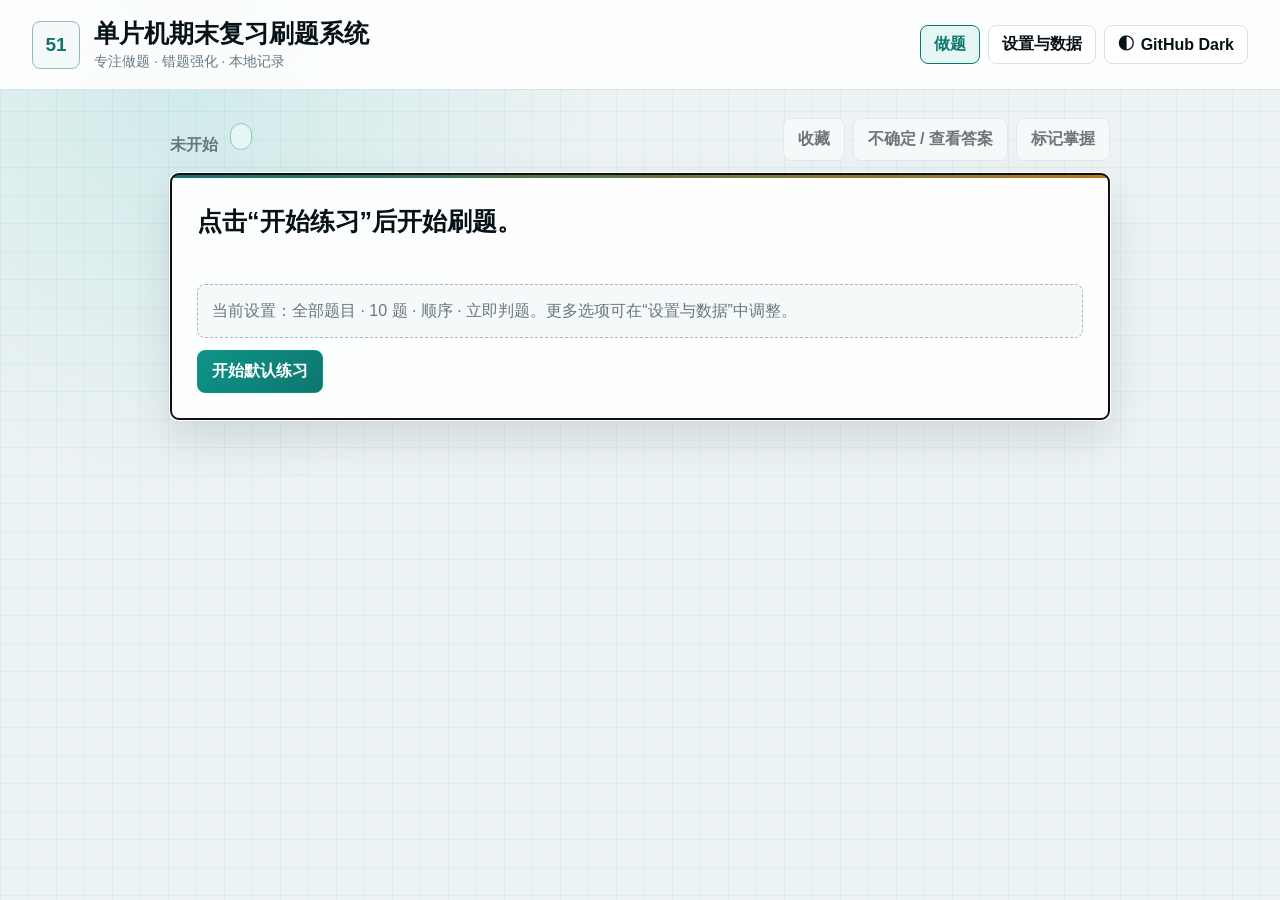
<file: index.html>
<!doctype html>
<html lang="zh-CN" data-theme="lab-light">
  <head>
    <meta charset="utf-8">
    <meta name="viewport" content="width=device-width, initial-scale=1">
    <meta name="theme-color" content="#0b6bcb">
    <meta name="apple-mobile-web-app-capable" content="yes">
    <meta name="apple-mobile-web-app-status-bar-style" content="default">
    <meta name="apple-mobile-web-app-title" content="单片机刷题">
    <title>单片机期末复习刷题系统</title>
    <link rel="manifest" href="manifest.webmanifest">
    <link rel="icon" href="icon.svg" type="image/svg+xml">
    <link rel="apple-touch-icon" sizes="180x180" href="apple-touch-icon.png">
    <script>
      (function () {
        try {
          var theme = localStorage.getItem("mcu_exam_practice_theme_v1") || "lab-light";
          document.documentElement.dataset.theme = theme === "github-dark" ? "github-dark" : "lab-light";
        } catch (error) {
          document.documentElement.dataset.theme = "lab-light";
        }
      })();
    </script>
    <link rel="stylesheet" href="style.css?v=20260619-pwa1">
  </head>
  <body>
    <header class="app-header">
      <div class="brand-block">
        <div class="brand-mark" aria-hidden="true">51</div>
        <div>
          <h1>单片机期末复习刷题系统</h1>
          <p>专注做题 · 错题强化 · 本地记录</p>
        </div>
      </div>
      <nav class="app-nav" aria-label="页面导航">
        <button id="viewPracticeBtn" class="nav-button is-active" type="button">做题</button>
        <button id="viewSettingsBtn" class="nav-button" type="button">设置与数据</button>
        <button id="themeToggleBtn" class="nav-button theme-button" type="button">
          <span aria-hidden="true">◐</span>
          <span id="themeLabel">GitHub Dark</span>
        </button>
      </nav>
    </header>

    <main class="app-main">
      <section id="practiceView" class="app-view practice-view is-active" aria-label="做题页">
        <section class="question-panel" aria-live="polite">
          <div class="question-toolbar">
            <div>
              <span id="questionPosition">未开始</span>
              <span id="questionType" class="type-tag"></span>
            </div>
            <div id="questionActions" class="question-actions">
              <button id="starBtn" type="button">收藏</button>
              <button id="uncertainBtn" type="button">不确定 / 查看答案</button>
              <button id="masteredBtn" type="button">标记掌握</button>
            </div>
          </div>

          <div id="practiceProgress" class="practice-progress" hidden>
            <div class="practice-progress-track" aria-hidden="true">
              <div id="practiceProgressBar" class="practice-progress-bar"></div>
            </div>
            <div class="practice-progress-meta">
              <span id="practiceProgressText">已完成 0 / 0</span>
              <button id="questionNavigatorBtn" class="navigator-trigger" type="button" aria-keyshortcuts="G">题目导航</button>
            </div>
          </div>

          <article id="questionCard" class="question-card" tabindex="-1">
            <div class="question-card-topline" aria-hidden="true"></div>
            <h2 id="questionTitle">点击“设置与数据”配置练习，或直接开始默认练习。</h2>
            <div id="optionsBox" class="options-box"></div>
            <div id="resultBox" class="result-box muted">当前没有进行中的练习。</div>
            <div id="explanationBox" class="explanation-box"></div>
            <div class="button-row question-buttons">
              <button id="quickStartBtn" class="primary" type="button">开始默认练习</button>
              <button id="submitAnswerBtn" class="primary" type="button" aria-keyshortcuts="Enter">提交本题</button>
              <button id="prevBtn" type="button" aria-keyshortcuts="ArrowLeft Shift+Enter">上一题</button>
              <button id="nextBtn" type="button" aria-keyshortcuts="ArrowRight Enter">下一题</button>
              <button id="finishRoundBtn" class="primary" type="button" aria-keyshortcuts="Enter">查看本轮结果</button>
              <button id="submitRoundBtn" class="primary" type="button" aria-keyshortcuts="Control+Enter">提交本轮答案</button>
              <button id="viewRoundResultBtn" class="primary" type="button">返回本轮结果</button>
            </div>
          </article>

          <section id="roundCompletePanel" class="round-complete-panel" aria-labelledby="roundCompleteTitle" tabindex="-1" hidden>
            <header class="round-complete-header">
              <h2 id="roundCompleteTitle">本轮完成</h2>
              <p id="roundResultMessage">本轮结果已生成。</p>
            </header>

            <div class="round-result-summary" aria-label="本轮答题结果">
              <div><span id="roundResultTotal">0</span><small>本轮题数</small></div>
              <div><span id="roundResultCorrect">0</span><small>答对</small></div>
              <div><span id="roundResultWrong">0</span><small>答错</small></div>
              <div><span id="roundResultReviewed">0</span><small>待复习</small></div>
              <div><span id="roundResultAccuracy">0%</span><small>正确率</small></div>
            </div>

            <section class="round-review-section" aria-labelledby="roundWrongTitle">
              <div class="round-review-header">
                <h3 id="roundWrongTitle">错题回顾</h3>
                <p>点击题目可查看本轮作答和正确答案。</p>
              </div>
              <div id="roundWrongReview" class="round-wrong-review"></div>
            </section>

            <section class="round-review-section" aria-labelledby="roundReviewedTitle">
              <div class="round-review-header">
                <h3 id="roundReviewedTitle">待复习回顾</h3>
                <p>这些题本轮只查看了答案，未计入答对或答错。</p>
              </div>
              <div id="roundReviewedReview" class="round-wrong-review"></div>
            </section>

            <div class="button-row round-complete-actions">
              <button id="retryWrongBtn" class="primary" type="button">立即重练错题</button>
              <button id="restartRoundBtn" type="button">再练本轮</button>
              <button id="completeSettingsBtn" type="button">设置与数据</button>
            </div>
          </section>
        </section>
      </section>

      <section id="settingsView" class="app-view settings-view" aria-label="设置与数据页" hidden>
        <section class="summary-grid" aria-label="总体统计">
          <div class="summary-card"><small>总题数</small><span id="totalCount">0</span></div>
          <div class="summary-card"><small>已做题数</small><span id="doneCount">0</span></div>
          <div class="summary-card warning"><small>错题数</small><span id="wrongCount">0</span></div>
          <div class="summary-card success"><small>总正确率</small><span id="accuracyRate">0%</span></div>
          <div class="summary-card"><small>已掌握</small><span id="masteredCount">0</span></div>
        </section>

        <div class="settings-layout">
          <aside class="control-panel" aria-label="练习控制">
            <section class="panel-section">
              <div class="section-title">
                <span aria-hidden="true">⚙</span>
                <h2>练习设置</h2>
              </div>
              <label>
                练习范围
                <select id="scopeSelect">
                  <option value="all">全部题目</option>
                  <option value="unattempted">未做题</option>
                  <option value="wrongHistory">做错过的题</option>
                  <option value="wrong1">错误次数 ≥ 1</option>
                  <option value="wrong2">错误次数 ≥ 2</option>
                  <option value="wrong3">错误次数 ≥ 3</option>
                  <option value="errorRate50">错误率 ≥ 50%</option>
                  <option value="lastWrong">最近一次做错</option>
                  <option value="starred">收藏题</option>
                  <option value="unmastered">未掌握题</option>
                </select>
              </label>
              <label class="check-row">
                <input id="excludeMasteredWrong" type="checkbox" checked>
                错题类筛选默认排除已掌握
              </label>
              <label>
                本轮题数
                <select id="roundSizeSelect">
                  <option value="10">10 题</option>
                  <option value="20">20 题</option>
                  <option value="50">50 题</option>
                  <option value="all">全部</option>
                </select>
              </label>
              <label>
                出题顺序
                <select id="orderSelect">
                  <option value="sequential">顺序</option>
                  <option value="random">随机</option>
                </select>
              </label>
              <label>
                判题方式
                <select id="judgeModeSelect">
                  <option value="instant">立即判题</option>
                  <option value="batch">批量提交</option>
                </select>
              </label>
              <div class="button-row">
                <button id="startBtn" class="primary" type="button">开始练习</button>
                <button id="resetRoundBtn" type="button">重置当前练习</button>
              </div>
            </section>

            <section class="panel-section">
              <div class="section-title">
                <span aria-hidden="true">↧</span>
                <h2>数据管理</h2>
              </div>
              <button id="exportRecordsBtn" type="button">导出学习数据</button>
              <label class="file-button">
                导入学习数据
                <input id="importRecordsInput" type="file" accept="application/json,.json">
              </label>
              <button id="exportWrongBtn" type="button">导出错题列表</button>
              <button id="clearRecordsBtn" type="button" class="danger">清空学习记录</button>
            </section>
          </aside>

          <aside class="stats-panel" aria-label="统计信息">
            <section class="panel-section">
              <div class="section-title">
                <span aria-hidden="true">⌁</span>
                <h2>当前题历史</h2>
              </div>
              <dl class="stat-list">
                <div><dt>已做次数</dt><dd id="currentAttempts">0</dd></div>
                <div><dt>正确次数</dt><dd id="currentCorrect">0</dd></div>
                <div><dt>错误次数</dt><dd id="currentWrong">0</dd></div>
                <div><dt>错误率</dt><dd id="currentWrongRate">0%</dd></div>
                <div><dt>连续答对</dt><dd id="currentStreak">0</dd></div>
                <div><dt>已掌握</dt><dd id="currentMastered">否</dd></div>
                <div><dt>不确定</dt><dd id="currentUncertain">否</dd></div>
                <div><dt>已收藏</dt><dd id="currentStarred">否</dd></div>
              </dl>
            </section>

            <section class="panel-section">
              <div class="section-title">
                <span aria-hidden="true">▦</span>
                <h2>本轮统计</h2>
              </div>
              <div id="roundStats" class="round-stats muted">尚未开始本轮练习。</div>
            </section>
          </aside>
        </div>
      </section>
    </main>

    <dialog id="questionNavigatorDialog" class="question-navigator-dialog" aria-labelledby="questionNavigatorTitle">
      <header class="navigator-dialog-header">
        <div>
          <h2 id="questionNavigatorTitle">题目导航</h2>
          <p id="questionNavigatorSummary">本轮尚未开始。</p>
        </div>
        <button id="closeNavigatorBtn" class="dialog-close" type="button" aria-label="关闭题目导航" title="关闭题目导航">×</button>
      </header>

      <div class="navigator-legend" aria-label="题目状态说明">
        <span><i class="legend-swatch unanswered"></i>未答</span>
        <span><i class="legend-swatch answered"></i>已答</span>
        <span><i class="legend-swatch correct"></i>答对</span>
        <span><i class="legend-swatch wrong"></i>答错</span>
        <span><i class="legend-swatch reviewed"></i>待复习</span>
        <span><i class="legend-swatch current"></i>当前</span>
      </div>

      <div id="questionNavigatorGrid" class="question-navigator-grid" aria-label="本轮题号"></div>
    </dialog>

    <script src="questions.js?v=20260619-pwa1"></script>
    <script src="app.js?v=20260619-pwa1"></script>
  </body>
</html>
</file>
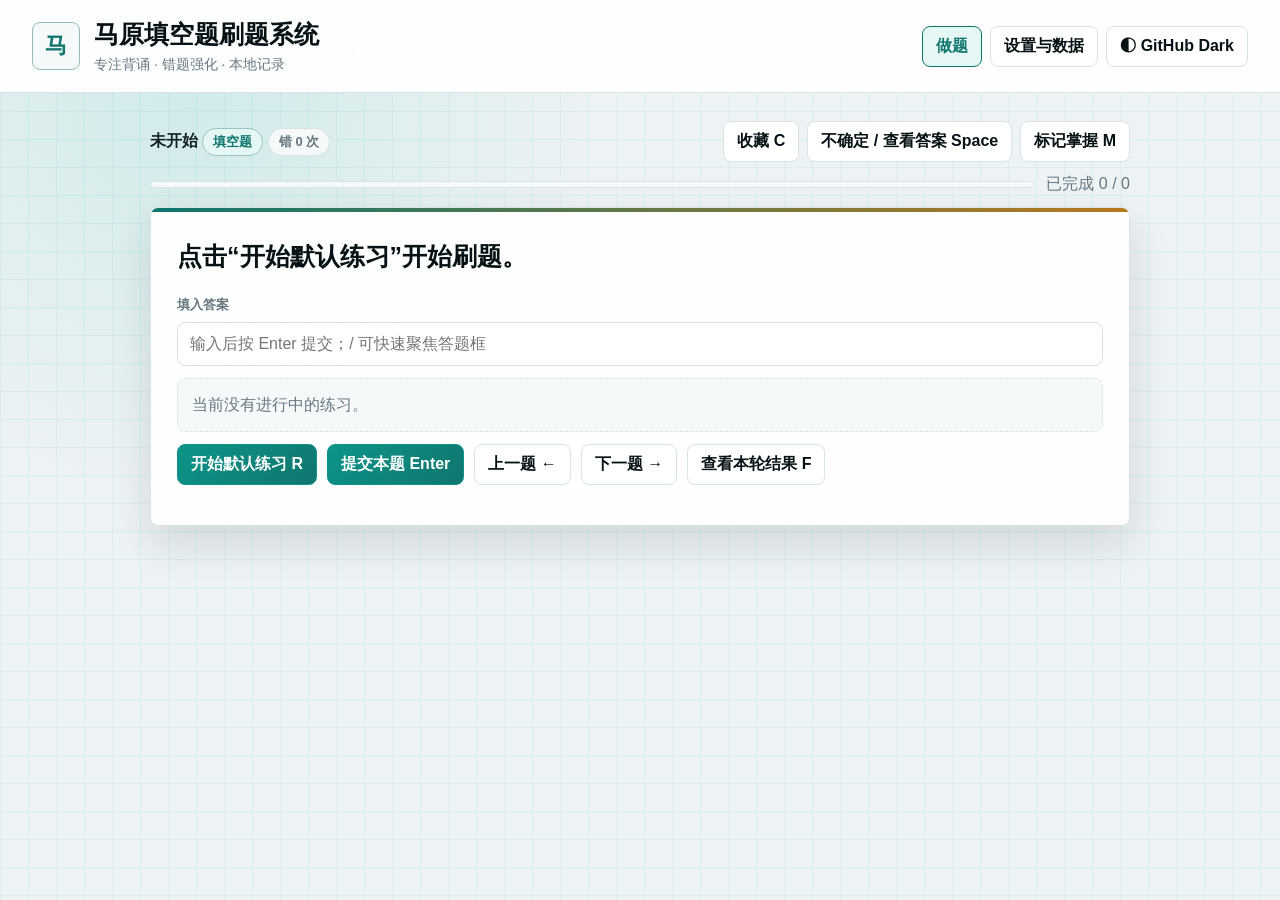
<file: marx-fill-blank/index.html>
<!doctype html>
<html lang="zh-CN" data-theme="light">
<head>
<meta charset="utf-8">
<meta name="viewport" content="width=device-width, initial-scale=1">
<title>马原填空题刷题系统</title>
<style>
:root{--bg:#edf2f4;--grid:rgba(20,184,166,.08);--head:rgba(255,255,255,.92);--card:#fff;--soft:#f6f9fa;--text:#142126;--strong:#071216;--muted:#667780;--border:#d9e2e5;--accent:#0f766e;--accent2:#0d9488;--accentSoft:#e4f7f4;--good:#047857;--goodBg:#e7f7ef;--bad:#b83218;--badBg:#fff0e9;--warn:#b7791f;--warnBg:#fff5df;--shadow:0 18px 42px rgba(19,33,38,.12);font-family:"Microsoft YaHei","PingFang SC","Segoe UI",sans-serif;color-scheme:light}html[data-theme=dark]{--bg:#0d1117;--grid:rgba(48,54,61,.42);--head:#161b22;--card:#0d1117;--soft:#161b22;--text:#c9d1d9;--strong:#f0f6fc;--muted:#8b949e;--border:#30363d;--accent:#58a6ff;--accent2:#1f6feb;--accentSoft:rgba(56,139,253,.16);--good:#3fb950;--goodBg:rgba(46,160,67,.16);--bad:#ff7b72;--badBg:rgba(248,81,73,.14);--warn:#f78166;--warnBg:rgba(248,81,73,.14);--shadow:0 18px 42px rgba(1,4,9,.42);color-scheme:dark}*{box-sizing:border-box}body{margin:0;min-height:100vh;color:var(--text);background:linear-gradient(90deg,var(--grid) 1px,transparent 1px),linear-gradient(0deg,var(--grid) 1px,transparent 1px),radial-gradient(circle at 15% 10%,rgba(20,184,166,.13),transparent 30%),var(--bg);background-size:28px 28px,28px 28px,auto,auto}button,input,select{font:inherit}button,select,input{border:1px solid var(--border);border-radius:8px;background:var(--card);color:var(--strong)}button{min-height:40px;padding:9px 13px;cursor:pointer;font-weight:700}button:hover{box-shadow:0 8px 24px rgba(19,33,38,.08);transform:translateY(-1px)}.primary{border-color:var(--accent2);background:linear-gradient(135deg,var(--accent2),var(--accent));color:#fff}.danger{background:var(--badBg);color:var(--bad)}.file{display:inline-grid;place-items:center;min-height:40px;padding:9px 13px;border:1px solid var(--border);border-radius:8px;background:var(--card);color:var(--strong);font-weight:700;cursor:pointer}.file input{display:none}header{position:sticky;top:0;z-index:5;display:grid;grid-template-columns:1fr auto;gap:16px;align-items:center;padding:18px 32px;border-bottom:1px solid var(--border);background:var(--head);backdrop-filter:blur(14px)}.brand{display:flex;gap:14px;align-items:center}.mark{display:grid;place-items:center;width:48px;height:48px;border:1px solid color-mix(in srgb,var(--accent) 36%,var(--border));border-radius:8px;background:var(--soft);color:var(--accent);font-size:22px;font-weight:900}h1{margin:0 0 5px;color:var(--strong);font-size:25px}.brand p{margin:0;color:var(--muted);font-size:14px}nav{display:flex;gap:8px;flex-wrap:wrap}.nav.active{border-color:var(--accent);background:var(--accentSoft);color:var(--accent)}main{padding:28px 32px}.view{max-width:980px;margin:0 auto}.hidden{display:none!important}.topbar{display:flex;justify-content:space-between;gap:12px;align-items:center;margin-bottom:12px}.muted{color:var(--muted)}.tag,.wrong-badge,.key{display:inline-flex;align-items:center;padding:4px 10px;border:1px solid color-mix(in srgb,var(--accent) 30%,var(--border));border-radius:999px;background:var(--accentSoft);color:var(--accent);font-size:13px;font-weight:900}.wrong-badge{border-color:color-mix(in srgb,var(--bad) 45%,var(--border));background:var(--badBg);color:var(--bad)}.wrong-badge.zero{border-color:var(--border);background:var(--soft);color:var(--muted)}.key{padding:2px 7px;border-radius:6px;background:var(--soft);color:var(--strong);font-family:ui-monospace,SFMono-Regular,Menlo,Consolas,monospace}.actions{display:flex;gap:8px;flex-wrap:wrap}.actions .on{border-color:var(--warn);background:var(--warnBg)}.progress{display:grid;grid-template-columns:1fr auto;gap:12px;align-items:center;margin-bottom:12px}.track{height:7px;border:1px solid var(--border);border-radius:99px;background:var(--soft);overflow:hidden}.bar{height:100%;width:0;background:var(--accent)}.card,.panel,.stat{border:1px solid var(--border);border-radius:8px;background:color-mix(in srgb,var(--card) 94%,transparent);box-shadow:var(--shadow)}.card{padding:26px;overflow:hidden}.line{height:4px;margin:-26px -26px 24px;background:linear-gradient(90deg,var(--accent),var(--warn))}.q{margin:0 0 20px;color:var(--strong);font-size:25px;line-height:1.6}.blank{display:inline-block;min-width:5em;border-bottom:2px solid currentColor;color:transparent;margin:0 4px}.answer{display:grid;gap:8px;margin-bottom:12px}.answer label{font-size:13px;font-weight:800;color:var(--muted)}.answer input,.panel select{width:100%;min-height:44px;padding:10px 12px}.box{margin:12px 0;padding:13px 14px;border:1px dashed var(--border);border-radius:8px;background:var(--soft);line-height:1.65}.box.ok{border-style:solid;background:var(--goodBg);color:var(--good)}.box.no{border-style:solid;background:var(--badBg);color:var(--bad)}.box.warn{border-style:solid;background:var(--warnBg);color:var(--strong)}.btns{display:flex;gap:10px;flex-wrap:wrap;margin-top:12px}.grid{display:grid;grid-template-columns:repeat(5,1fr);gap:14px;margin-bottom:18px}.stat{min-height:92px;padding:18px;display:grid;gap:7px}.stat small{color:var(--muted);font-weight:800}.stat span{color:var(--strong);font-size:30px;font-weight:900}.layout{display:grid;grid-template-columns:390px 1fr;gap:18px}.panel{padding:20px}.panel h2{margin:0 0 16px;color:var(--strong);font-size:18px}.panel label{display:grid;gap:8px;margin-bottom:14px;color:var(--muted);font-size:13px;font-weight:800}.navgrid{display:grid;grid-template-columns:repeat(10,1fr);gap:8px;margin-top:14px}.cell{display:grid;place-items:center;min-height:48px;padding:4px;font-size:12px}.cell b{line-height:1}.cell small{color:var(--muted);font-size:10px}.cell .w{font-size:10px;color:var(--bad);font-weight:900}.cell.now{box-shadow:0 0 0 3px var(--accent)}.cell.ok{background:var(--goodBg);border-color:var(--good)}.cell.no{background:var(--badBg);border-color:var(--bad)}.cell.warn{background:var(--warnBg);border-color:var(--warn)}@media(max-width:800px){header,main{padding:16px}header{grid-template-columns:1fr}.grid{grid-template-columns:repeat(2,1fr)}.layout{grid-template-columns:1fr}.q{font-size:21px}.progress{grid-template-columns:1fr}.navgrid{grid-template-columns:repeat(5,1fr)}}
</style>
</head>
<body>
<header><div class="brand"><div class="mark">马</div><div><h1>马原填空题刷题系统</h1><p>专注背诵 · 错题强化 · 本地记录</p></div></div><nav><button id="practiceTab" class="nav active">做题</button><button id="settingsTab" class="nav">设置与数据</button><button id="themeBtn">◐ GitHub Dark</button></nav></header>
<main>
<section id="practice" class="view"><div class="topbar"><div><b id="pos">未开始</b> <span class="tag">填空题</span> <span id="wrongBadge" class="wrong-badge zero">错 0 次</span></div><div class="actions"><button id="star">收藏 C</button><button id="show">不确定 / 查看答案 Space</button><button id="master">标记掌握 M</button></div></div><div class="progress"><div class="track"><div id="bar" class="bar"></div></div><span id="prog" class="muted">已完成 0 / 0</span></div><article class="card"><div class="line"></div><h2 id="q" class="q">点击“开始默认练习”开始刷题。</h2><div class="answer"><label>填入答案</label><input id="input" placeholder="输入后按 Enter 提交；/ 可快速聚焦答题框"></div><div id="msg" class="box muted">当前没有进行中的练习。</div><div class="btns"><button id="start" class="primary">开始默认练习 R</button><button id="submit" class="primary">提交本题 Enter</button><button id="prev">上一题 ←</button><button id="next">下一题 →</button><button id="finish">查看本轮结果 F</button></div><div id="nav" class="navgrid"></div></article></section>
<section id="settings" class="view hidden"><div class="grid"><div class="stat"><small>总题数</small><span id="total">0</span></div><div class="stat"><small>已做题数</small><span id="done">0</span></div><div class="stat"><small>错题数</small><span id="wrong">0</span></div><div class="stat"><small>总正确率</small><span id="rate">0%</span></div><div class="stat"><small>已掌握</small><span id="mast">0</span></div></div><div class="layout"><div class="panel"><h2>练习设置</h2><label>练习范围<select id="scope"><option value="all">全部题目</option><option value="new">未做题</option><option value="wrong">做错过的题</option><option value="wrong2">错误次数 ≥ 2</option><option value="wrong3">错误次数 ≥ 3</option><option value="wrong4">错误次数 ≥ 4</option><option value="wrong5">错误次数 ≥ 5</option><option value="lastWrong">最近一次做错</option><option value="star">收藏题</option><option value="unmaster">未掌握题</option></select></label><label>本轮题数<select id="size"><option>10</option><option selected>20</option><option>50</option><option value="all">全部</option></select></label><label>出题顺序<select id="order"><option value="random">随机</option><option value="seq">顺序</option></select></label><div class="btns"><button id="start2" class="primary">开始练习 R</button><button id="exportBtn">导出学习数据</button><label class="file">导入学习数据<input id="importFile" type="file" accept="application/json,.json"></label><button id="clear" class="danger">清空学习记录</button></div><p class="muted">快捷键：<span class="key">Enter</span>提交，<span class="key">Space</span>查看答案，<span class="key">→</span>下一题，<span class="key">←</span>上一题，<span class="key">C</span>收藏，<span class="key">M</span>掌握，<span class="key">R</span>开始本轮，<span class="key">F</span>结束本轮，<span class="key">G</span>切换做题/设置，<span class="key">/</span>聚焦输入框，<span class="key">Esc</span>输入框失焦。导入会覆盖当前浏览器中的学习记录。</p></div><div class="panel"><h2>当前题历史</h2><div id="hist" class="box muted">尚未开始。</div><h2>本轮结果</h2><div id="round" class="box muted">尚未完成本轮练习。</div></div></div></section>
</main>
<script>
const Q=[
{id:'BZ-001',s:'辩证唯物主义认识论是建立在（）基础上的能动的反映论。',a:'实践'},
{id:'DC-002',s:'（）的创立及其与工人运动的结合，使无产阶级有了科学的理论指导和坚强的领导核心，走上了实现自身历史使命的更加自觉的道路。',a:'马克思主义'},
{id:'EG-003',s:'恩格斯曾经把从事实出发看作（）思想路线的根本点，并以此与从观念出发的唯心主义思想路线相对立。',a:'唯物主义'},
{id:'FS-004',s:'（）法是对立统一规律在方法论上的体现，在唯物辩证法的方法论体系中居于核心地位。',a:'矛盾分析'},
{id:'GZ-005',s:'高瞻远瞩、统揽全局，善于把握事物发展总体趋势和方向的能力叫做（）思维能力。',a:'战略'},
{id:'GZ-006',s:'改造主观世界的核心是改造（）。',a:'世界观'},
{id:'HS-007',s:'（）和思维的关系问题又称为物质和意识的关系问题，构成了全部哲学的基本问题。',a:'存在'},
{id:'JQ-008',s:'加强社会主义意识形态建设，必须进一步巩固（）主义在意识形态领域的指导地位。',a:'马克思'},
{id:'LX-009',s:'联系和（）的观点是唯物辩证法的总观点。',a:'发展'},
{id:'LX-010',s:'理性认识包括概念、判断、推理三种形式，其中（）是最基本的思维形式。',a:'概念'},
{id:'MD-011',s:'矛盾的对立属性又称（）性。',a:'斗争'},
{id:'MD-012',s:'矛盾的统一属性又称（）性。',a:'同一'},
{id:'MD-013',s:'矛盾的（）性决定了事物的不同性质。',a:'特殊'},
{id:'MK-014',s:'马克思主义本土化和时代化，具体到中国来说就是马克思主义（）时代化，这是马克思主义创新发展的一般规律在中国共产党人奋斗实践中的生动体现。',a:'中国化'},
{id:'MK-015',s:'马克思主义的基本特征就是（）性与革命性的统一。',a:'科学'},
{id:'MK-016',s:'马克思主义的人民性是以（）性为深刻基础的，是无产阶级先进性的体现。',a:'阶级'},
{id:'MK-017',s:'马克思主义是一个博大精深的理论体系，包含马克思主义哲学、（）、科学社会主义三个基本组成部分。',a:'马克思主义政治经济学'},
{id:'RH-018',s:'任何成功的实践都是真理尺度和价值尺度的统一，是合规律性和合（）性的统一。',a:'目的'},
{id:'RH-019',s:'任何事物都包含着（）的方面与否定的方面。',a:'肯定'},
{id:'RL-020',s:'人类的创新活动主要是理论创新和（）创新两个基本方面。',a:'实践'},
{id:'RS-021',s:'认识的本质是主体在实践基础上对客体的（）反映。',a:'能动'},
{id:'RS-022',s:'认识的（）特性是人类认识的基本规定性。',a:'反映'},
{id:'RS-023',s:'认识世界的目的是（）。',a:'改造世界'},
{id:'RS-024',s:'认识世界和改造世界统一的基础是（）。',a:'实践'},
{id:'SB-025',s:'（）是保持事物质的稳定性的数量界限。',a:'度'},
{id:'SB-026',s:'（）是标志主观与客观相符合的哲学范畴。',a:'真理'},
{id:'SF-027',s:'（）是反映事物内部和事物之间对立统一关系的哲学范畴。',a:'矛盾'},
{id:'SF-028',s:'（）是反映主体和客体之间意义关系的哲学范畴，是客体对个人、群体乃至整个社会的生活和活动所具有的意义。',a:'价值'},
{id:'SG-029',s:'（）是共产主义社会的第一阶段或初级阶段，其目标是走向共产主义社会的高级阶段，即共产主义社会。',a:'社会主义社会'},
{id:'SG-030',s:'（）是国家政权和私人垄断资本融合在一起的垄断资本主义。',a:'国家垄断资本主义'},
{id:'SG-031',s:'（）是雇佣工人所创造的并被资本家无偿占有的超过劳动力价值的那部分价值。',a:'剩余价值'},
{id:'SH-032',s:'社会意识根源于（），是对以实践为基础的不断变化发展的现实世界的反映。',a:'社会存在'},
{id:'SJ-033',s:'实践标准的（）性即绝对性，是指实践作为检验真理标准的归根到底性、最终性。',a:'确定'},
{id:'SJ-034',s:'世界的统一性在于它的（）性。',a:'物质'},
{id:'SJ-035',s:'（）是建立在一定经济基础之上的意识形态以及与之相适应的制度、组织和设施。',a:'上层建筑'},
{id:'SJ-036',s:'（）是检验认识真理性的唯一标准。',a:'实践'},
{id:'SJ-037',s:'实践之所以能够作为检验真理的唯一标准，是由（）的本性和实践的特点决定的。',a:'真理'},
{id:'SK-038',s:'（）是客观规律性和主观能动性统一的基础。',a:'实践'},
{id:'SN-039',s:'（）是凝结在商品中的无差别的一般人类劳动，即人的脑力和体力的耗费。',a:'价值'},
{id:'SP-040',s:'商品的二因素中，（）是指商品能满足人的某种属性的有用性。',a:'使用价值'},
{id:'SR-041',s:'（）是人类能动地改造世界的社会性的物质活动。',a:'实践'},
{id:'SR-042',s:'（）是人类生存和发展最基本的活动，是人类社会生活的本质。',a:'实践'},
{id:'SS-043',s:'（）是社会存在的反映，是社会生活的精神方面。',a:'社会意识'},
{id:'SS-044',s:'（）是社会关系中最基本的关系。',a:'生产关系'},
{id:'SX-045',s:'（）是习近平新时代中国特色社会主义思想的主要创立者。',a:'习近平'},
{id:'SY-046',s:'（）是用来交换、能满足人的某种需要的劳动产品。',a:'商品'},
{id:'SY-047',s:'（）是一事物区别于其他事物的内在规定性。',a:'质'},
{id:'SY-048',s:'（）是由相互联系、相互作用的若干要素组成的具有稳定结构和特定功能的有机整体。',a:'系统'},
{id:'SZ-049',s:'（）是在长期交换过程中形成的固定充当一般等价物的商品。',a:'货币'},
{id:'SZ-050',s:'（）是正确发挥人的主观能动性的根本途径。',a:'实践'},
{id:'SZ-051',s:'（）是指人在活动中通过认识和利用必然所表现出的一种自觉自主的状态。',a:'自由'},
{id:'SZ-052',s:'（）是指社会一定发展阶段的生产力所决定的生产关系的总和。',a:'经济基础'},
{id:'SZ-053',s:'（）是主体对客体的价值以及价值大小所作的评判或判断，因而也被称作价值判断。',a:'价值评价'},
{id:'WW-054',s:'唯物史观主张评价历史人物时，应该坚持（）方法和阶级分析方法。',a:'历史分析'},
{id:'XD-055',s:'相对（）是物质运动在一定条件下的稳定状态，具体包括两种状态：空间的相对位置暂时不变和事物的根本性质暂时不变。',a:'静止'},
{id:'XJ-056',s:'习近平总书记强调，党的十八大以来，在推进“四个全面”过程中，我们既要注重总体谋划，又要注重牵住“牛鼻子”。这体现了在任何工作中，我们既要讲两点论，又要讲（）。',a:'重点论'},
{id:'XS-057',s:'（）性是马克思主义的本质属性。',a:'人民'},
{id:'XS-058',s:'（）性是马克思主义的内在品质，是马克思主义人民性、实践性和发展性的应有之义和必然要求。',a:'革命'},
{id:'XS-059',s:'（）性是马克思主义理论区别于其他理论的根本特征。',a:'实践'},
{id:'XS-060',s:'新事物是在旧事物的“母体”中孕育成熟的，新旧事物是通过（）环节联系起来的。',a:'否定'},
{id:'YD-061',s:'运动着的物质的基本存在形式是时间和（）。',a:'空间'},
{id:'ZF-062',s:'（）指反映一定的经济关系、政治关系，以及一定阶级或社会集团利益和要求的思想体系，是社会意识诸形式中构成观念上层建筑的部分。',a:'意识形态'},
{id:'ZG-063',s:'中国共产党的思想路线的核心是（）。',a:'实事求是'},
{id:'ZL-064',s:'真理的（）性是指真理主客观统一的确定性和发展的无限性。',a:'绝对'},
{id:'ZM-065',s:'在矛盾体系中处于支配地位、对事物起决定作用的矛盾是（）。',a:'主要矛盾'},
{id:'ZQ-066',s:'争取（）的实现，不仅是无产阶级彻底解放的标志，也是全人类得到解放的根本要求和体现。',a:'共产主义'}
];
const $=id=>document.getElementById(id),KEY='marx_fill_blank_records_simple_v1';
let rec=JSON.parse(localStorage.getItem(KEY)||'{}'),pool=[],i=0,state={};
function save(){localStorage.setItem(KEY,JSON.stringify(rec))}
function R(id){return rec[id]||(rec[id]={try:0,ok:0,no:0,last:'',star:false,master:false,uncertain:false})}
function norm(s){return String(s||'').trim().replace(/[\s　，。、；;：:！!？?（）()【】\[\]《》<>“”‘’"'·.]/g,'').toLowerCase()}
function stem(s){return s.replace(/（\s*）|\(\s*\)/g,'<span class="blank">空</span>')}
function focusAnswer(){setTimeout(()=>$('input').focus(),0)}
function blurAnswer(){setTimeout(()=>$('input').blur(),0)}
function choose(){let s=$('scope').value,a=Q.filter(q=>{let r=R(q.id);if(s==='new')return !r.try;if(s==='wrong')return r.no>=1;if(/^wrong[2-5]$/.test(s))return r.no>=Number(s.slice(5));if(s==='lastWrong')return r.last==='no';if(s==='star')return r.star;if(s==='unmaster')return !r.master;return true});if(!a.length)a=Q.slice();if($('order').value==='random')a=a.sort(()=>Math.random()-.5);let n=$('size').value==='all'?a.length:+$('size').value;pool=a.slice(0,n);i=0;state={};show(true)}
function show(focus=true){let q=pool[i];$('input').value='';if(!q){$('pos').textContent='未开始';$('q').textContent='点击“开始默认练习”开始刷题。';$('msg').className='box muted';$('msg').textContent='当前没有进行中的练习。';$('prog').textContent='已完成 0 / 0';$('bar').style.width='0%';$('wrongBadge').textContent='错 0 次';$('wrongBadge').className='wrong-badge zero';render();return}let r=R(q.id),st=state[q.id]||'';$('pos').textContent=`${i+1} / ${pool.length} · ${q.id}`;$('wrongBadge').textContent=`错 ${r.no||0} 次`;$('wrongBadge').className='wrong-badge'+((r.no||0)===0?' zero':'');$('q').innerHTML=stem(q.s);$('msg').className='box muted';$('msg').textContent='先回忆，再输入答案。实在想不出就按 Space 或点“不确定 / 查看答案”。';if(st==='ok'){$('msg').className='box ok';$('msg').innerHTML=`正确。答案：<b>${q.a}</b>`}if(st==='no'){$('msg').className='box no';$('msg').innerHTML=`不匹配。正确答案：<b>${q.a}</b>`}if(st==='warn'){$('msg').className='box warn';$('msg').innerHTML=`已查看答案：<b>${q.a}</b>`}$('star').classList.toggle('on',r.star);$('master').classList.toggle('on',r.master);$('show').classList.toggle('on',r.uncertain);render();focus?focusAnswer():blurAnswer()}
function submit(){let q=pool[i];if(!q)return;let r=R(q.id),ok=norm($('input').value)===norm(q.a);r.try++;r.last=ok?'ok':'no';ok?r.ok++:r.no++;state[q.id]=ok?'ok':'no';save();show(false)}
function reveal(){let q=pool[i];if(!q)return;let r=R(q.id);r.uncertain=true;state[q.id]='warn';save();show(false)}
function move(d){if(!pool.length)return;i=(i+d+pool.length)%pool.length;show(true)}
function toggle(k){let q=pool[i];if(!q)return;let r=R(q.id);r[k]=!r[k];save();show(false)}
function finish(){let ok=0,no=0,warn=0;pool.forEach(q=>{if(state[q.id]==='ok')ok++;if(state[q.id]==='no')no++;if(state[q.id]==='warn')warn++});let all=pool.length,rate=ok+no?Math.round(ok/(ok+no)*100):0;$('round').className='box';$('round').innerHTML=`本轮 ${all} 题；答对 ${ok}，答错 ${no}，待复习 ${warn}；正确率 ${rate}%。`;tab('settings')}
function render(){let done=0,wrong=0,ok=0,tryN=0,m=0;Q.forEach(q=>{let r=R(q.id);if(r.try)done++;if(r.no)wrong++;ok+=r.ok;tryN+=r.try;if(r.master)m++});$('total').textContent=Q.length;$('done').textContent=done;$('wrong').textContent=wrong;$('rate').textContent=tryN?Math.round(ok/tryN*100)+'%':'0%';$('mast').textContent=m;let q=pool[i],r=q?R(q.id):null;$('hist').innerHTML=q?`编号：${q.id}<br>已做：${r.try} 次；正确：${r.ok}；<b>错误：${r.no} 次</b><br>收藏：${r.star?'是':'否'}；掌握：${r.master?'是':'否'}；不确定：${r.uncertain?'是':'否'}`:'尚未开始。';let doneRound=pool.filter(q=>state[q.id]).length;$('prog').textContent=`已完成 ${doneRound} / ${pool.length||0}`;$('bar').style.width=pool.length?Math.round(doneRound/pool.length*100)+'%':'0%';$('nav').innerHTML=pool.map((q,n)=>{let r=R(q.id),st=state[q.id]||'';return `<button class="cell ${n===i?'now':''} ${st}" onclick="i=${n};show(true)"><b>${n+1}</b><small>${q.id}</small><span class="w">错${r.no||0}</span></button>`}).join('')}
function tab(v){$('practice').classList.toggle('hidden',v!=='practice');$('settings').classList.toggle('hidden',v!=='settings');$('practiceTab').classList.toggle('active',v==='practice');$('settingsTab').classList.toggle('active',v==='settings');render()}
function download(name,text){const b=new Blob([text],{type:'application/json;charset=utf-8'}),u=URL.createObjectURL(b),a=document.createElement('a');a.href=u;a.download=name;document.body.appendChild(a);a.click();a.remove();URL.revokeObjectURL(u)}
function exportData(){download('马原填空题学习数据.json',JSON.stringify({app:'marx-fill-blank',version:4,exportedAt:new Date().toISOString(),records:rec},null,2))}
function importData(file){if(!file)return;const rd=new FileReader();rd.onload=()=>{try{const p=JSON.parse(rd.result),data=p.records||p;if(!data||typeof data!=='object'||Array.isArray(data))throw new Error('bad');rec=data;save();state={};render();alert('学习数据已导入。')}catch(e){alert('导入失败：请选择本页面导出的 JSON 学习数据文件。')}};rd.readAsText(file,'utf-8')}
$('start').onclick=choose;$('start2').onclick=()=>{choose();tab('practice')};$('submit').onclick=submit;$('show').onclick=reveal;$('next').onclick=()=>move(1);$('prev').onclick=()=>move(-1);$('finish').onclick=finish;$('star').onclick=()=>toggle('star');$('master').onclick=()=>toggle('master');$('practiceTab').onclick=()=>tab('practice');$('settingsTab').onclick=()=>tab('settings');$('themeBtn').onclick=()=>{let d=document.documentElement;d.dataset.theme=d.dataset.theme==='dark'?'light':'dark';$('themeBtn').textContent=d.dataset.theme==='dark'?'◐ Lab Light':'◐ GitHub Dark'};$('clear').onclick=()=>{if(confirm('清空所有学习记录？')){rec={};save();render()}};$('exportBtn').onclick=exportData;$('importFile').onchange=e=>importData(e.target.files[0]);$('input').onkeydown=e=>{if(e.key==='Enter')submit()};
document.addEventListener('keydown',e=>{const t=e.target.tagName;if(t==='INPUT'||t==='TEXTAREA'||t==='SELECT'){if(e.key==='Escape')e.target.blur();return}if(e.key==='Enter')submit();else if(e.key===' '){e.preventDefault();reveal()}else if(e.key==='ArrowRight')move(1);else if(e.key==='ArrowLeft')move(-1);else if(e.key.toLowerCase()==='c')toggle('star');else if(e.key.toLowerCase()==='m')toggle('master');else if(e.key.toLowerCase()==='r')choose();else if(e.key.toLowerCase()==='f')finish();else if(e.key.toLowerCase()==='g')tab($('practice').classList.contains('hidden')?'practice':'settings');else if(e.key==='/'){e.preventDefault();focusAnswer()}});
render();
</script>
</body>
</html>
</file>
<file: style.css>
:root {
  color-scheme: light;
  --bg: #edf2f4;
  --bg-grid: rgba(20, 184, 166, 0.08);
  --header: rgba(255, 255, 255, 0.9);
  --panel: #ffffff;
  --panel-soft: #f6f9fa;
  --panel-strong: #e9f2f2;
  --control-panel: #132126;
  --control-panel-soft: #1b2d32;
  --text: #142126;
  --text-strong: #071216;
  --muted: #667780;
  --border: #d9e2e5;
  --border-strong: #a8babf;
  --accent: #0f766e;
  --accent-strong: #0d9488;
  --accent-bright: #14b8a6;
  --accent-soft: #e4f7f4;
  --amber: #b7791f;
  --amber-soft: #fff5df;
  --success: #047857;
  --success-bg: #e7f7ef;
  --danger: #b83218;
  --danger-bg: #fff0e9;
  --button-bg: #ffffff;
  --button-hover: #f8fbfb;
  --shadow: 0 18px 42px rgba(19, 33, 38, 0.12);
  --shadow-soft: 0 8px 24px rgba(19, 33, 38, 0.08);
  font-family: "Microsoft YaHei", "PingFang SC", "Noto Sans CJK SC", "Segoe UI", sans-serif;
}

:root[data-theme="github-dark"] {
  color-scheme: dark;
  --bg: #0d1117;
  --bg-grid: rgba(48, 54, 61, 0.42);
  --header: #161b22;
  --panel: #0d1117;
  --panel-soft: #161b22;
  --panel-strong: #21262d;
  --control-panel: #161b22;
  --control-panel-soft: #0d1117;
  --text: #c9d1d9;
  --text-strong: #f0f6fc;
  --muted: #8b949e;
  --border: #30363d;
  --border-strong: #484f58;
  --accent: #58a6ff;
  --accent-strong: #1f6feb;
  --accent-bright: #79c0ff;
  --accent-soft: rgba(56, 139, 253, 0.16);
  --amber: #f78166;
  --amber-soft: rgba(248, 81, 73, 0.14);
  --success: #3fb950;
  --success-bg: rgba(46, 160, 67, 0.16);
  --danger: #ff7b72;
  --danger-bg: rgba(248, 81, 73, 0.14);
  --button-bg: #21262d;
  --button-hover: #30363d;
  --shadow: 0 18px 42px rgba(1, 4, 9, 0.42);
  --shadow-soft: 0 8px 22px rgba(1, 4, 9, 0.32);
}

* {
  box-sizing: border-box;
}

[hidden] {
  display: none !important;
}

body {
  margin: 0;
  min-height: 100vh;
  color: var(--text);
  background:
    linear-gradient(90deg, var(--bg-grid) 1px, transparent 1px),
    linear-gradient(0deg, var(--bg-grid) 1px, transparent 1px),
    radial-gradient(circle at 15% 10%, rgba(20, 184, 166, 0.13), transparent 30%),
    var(--bg);
  background-size: 28px 28px, 28px 28px, auto, auto;
}

:root[data-theme="github-dark"] body {
  background:
    linear-gradient(90deg, var(--bg-grid) 1px, transparent 1px),
    linear-gradient(0deg, var(--bg-grid) 1px, transparent 1px),
    radial-gradient(circle at 85% 12%, rgba(88, 166, 255, 0.12), transparent 28%),
    var(--bg);
  background-size: 32px 32px, 32px 32px, auto, auto;
}

button,
select,
input {
  font: inherit;
}

button,
.file-button {
  min-height: 42px;
  border: 1px solid var(--border);
  border-radius: 8px;
  background: var(--button-bg);
  color: var(--text-strong);
  padding: 10px 14px;
  cursor: pointer;
  font-weight: 700;
  transition: transform 0.16s ease, background 0.16s ease, border-color 0.16s ease, box-shadow 0.16s ease;
}

button:hover,
.file-button:hover {
  border-color: var(--border-strong);
  background: var(--button-hover);
  box-shadow: var(--shadow-soft);
  transform: translateY(-1px);
}

button:focus-visible,
select:focus-visible,
input:focus-visible {
  outline: 3px solid color-mix(in srgb, var(--accent) 35%, transparent);
  outline-offset: 2px;
}

button:disabled {
  cursor: not-allowed;
  opacity: 0.55;
  transform: none;
  box-shadow: none;
}

button.primary {
  border-color: var(--accent-strong);
  background: linear-gradient(135deg, var(--accent-strong), var(--accent));
  color: #ffffff;
}

button.primary:hover {
  border-color: var(--accent);
  background: linear-gradient(135deg, var(--accent), var(--accent-strong));
}

button.danger {
  border-color: color-mix(in srgb, var(--danger) 45%, var(--border));
  background: var(--danger-bg);
  color: var(--danger);
}

.app-header {
  position: sticky;
  top: 0;
  z-index: 10;
  display: grid;
  grid-template-columns: minmax(280px, 1fr) auto;
  gap: 20px;
  align-items: center;
  padding: 18px 32px;
  border-bottom: 1px solid var(--border);
  background: var(--header);
  backdrop-filter: blur(14px);
}

.brand-block {
  display: flex;
  align-items: center;
  gap: 14px;
}

.brand-mark {
  display: grid;
  place-items: center;
  width: 48px;
  height: 48px;
  border: 1px solid color-mix(in srgb, var(--accent) 36%, var(--border));
  border-radius: 8px;
  background: var(--panel-soft);
  color: var(--accent);
  font-size: 19px;
  font-weight: 900;
  letter-spacing: 0;
}

.app-header h1 {
  margin: 0 0 5px;
  color: var(--text-strong);
  font-size: 25px;
  line-height: 1.2;
  letter-spacing: 0;
}

.app-header p {
  margin: 0;
  color: var(--muted);
  font-size: 14px;
}

.app-nav {
  display: flex;
  flex-wrap: wrap;
  justify-content: flex-end;
  gap: 8px;
}

.nav-button {
  min-height: 38px;
  padding: 8px 13px;
}

.nav-button.is-active {
  border-color: var(--accent);
  background: var(--accent-soft);
  color: var(--accent);
}

.theme-button {
  display: inline-flex;
  align-items: center;
  gap: 7px;
}

.app-main {
  padding: 28px 32px 36px;
}

.app-view {
  width: 100%;
}

.practice-view {
  display: grid;
  place-items: start center;
}

.question-panel {
  width: min(100%, 940px);
}

.question-toolbar {
  display: flex;
  align-items: center;
  justify-content: space-between;
  gap: 12px;
  margin-bottom: 12px;
}

.practice-progress {
  display: grid;
  grid-template-columns: minmax(0, 1fr) auto;
  gap: 12px;
  align-items: center;
  margin-bottom: 12px;
}

.practice-progress-track {
  height: 7px;
  overflow: hidden;
  border: 1px solid var(--border);
  border-radius: 7px;
  background: var(--panel-strong);
}

.practice-progress-bar {
  width: 0;
  height: 100%;
  border-radius: inherit;
  background: var(--accent);
  transition: width 0.22s ease;
}

.practice-progress-meta {
  display: flex;
  align-items: center;
  gap: 10px;
}

#practiceProgressText {
  min-width: 92px;
  color: var(--muted);
  font-size: 13px;
  font-weight: 800;
  text-align: right;
}

.navigator-trigger {
  min-height: 34px;
  padding: 6px 10px;
  white-space: nowrap;
}

.question-navigator-dialog {
  width: min(720px, calc(100% - 32px));
  max-height: min(78vh, 720px);
  padding: 0;
  overflow: hidden;
  border: 1px solid var(--border-strong);
  border-radius: 8px;
  background: var(--panel);
  color: var(--text);
  box-shadow: var(--shadow);
}

.question-navigator-dialog[open] {
  display: grid;
  grid-template-rows: auto auto minmax(0, 1fr);
}

.question-navigator-dialog::backdrop {
  background: rgba(7, 18, 22, 0.62);
  backdrop-filter: blur(2px);
}

.navigator-dialog-header {
  display: flex;
  align-items: center;
  justify-content: space-between;
  gap: 18px;
  padding: 18px 20px;
  border-bottom: 1px solid var(--border);
}

.navigator-dialog-header h2 {
  margin: 0 0 5px;
  color: var(--text-strong);
  font-size: 20px;
}

.navigator-dialog-header p {
  margin: 0;
  color: var(--muted);
  font-size: 13px;
}

.dialog-close {
  display: grid;
  place-items: center;
  width: 42px;
  min-width: 42px;
  height: 42px;
  padding: 0;
  font-size: 25px;
  line-height: 1;
}

.navigator-legend {
  display: flex;
  flex-wrap: wrap;
  gap: 8px 16px;
  padding: 12px 20px;
  border-bottom: 1px solid var(--border);
  background: var(--panel-soft);
  color: var(--muted);
  font-size: 12px;
  font-weight: 700;
}

.navigator-legend span {
  display: inline-flex;
  align-items: center;
  gap: 6px;
}

.legend-swatch {
  width: 14px;
  height: 14px;
  border: 1px solid var(--border-strong);
  border-radius: 4px;
  background: var(--panel);
}

.legend-swatch.answered {
  border-color: var(--accent);
  background: var(--accent-soft);
}

.legend-swatch.correct {
  border-color: var(--success);
  background: var(--success-bg);
}

.legend-swatch.wrong {
  border-color: var(--danger);
  background: var(--danger-bg);
}

.legend-swatch.reviewed {
  border-color: var(--amber);
  background: var(--amber-soft);
}

.legend-swatch.current {
  border-color: var(--panel);
  background: var(--panel);
  box-shadow: 0 0 0 2px var(--accent);
}

.question-navigator-grid {
  display: grid;
  grid-template-columns: repeat(10, minmax(42px, 1fr));
  gap: 9px;
  min-height: 0;
  padding: 18px 20px 22px;
  overflow-y: auto;
  overscroll-behavior: contain;
}

.navigator-index {
  display: grid;
  place-items: center;
  gap: 1px;
  aspect-ratio: 1;
  min-width: 0;
  min-height: 46px;
  padding: 4px;
  background: var(--panel);
}

.navigator-index span {
  color: var(--text-strong);
  font-size: 15px;
  font-weight: 900;
  line-height: 1;
}

.navigator-index small {
  color: var(--muted);
  font-size: 10px;
  line-height: 1;
}

.navigator-index.answered {
  border-color: var(--accent);
  background: var(--accent-soft);
}

.navigator-index.correct {
  border-color: color-mix(in srgb, var(--success) 55%, var(--border));
  background: var(--success-bg);
}

.navigator-index.wrong {
  border-color: color-mix(in srgb, var(--danger) 55%, var(--border));
  background: var(--danger-bg);
}

.navigator-index.reviewed {
  border-color: color-mix(in srgb, var(--amber) 55%, var(--border));
  background: var(--amber-soft);
}

:root[data-theme="github-dark"] .navigator-index.answered,
:root[data-theme="github-dark"] .legend-swatch.answered {
  border-color: #58a6ff;
  background: #172d4d;
}

:root[data-theme="github-dark"] .navigator-index.correct,
:root[data-theme="github-dark"] .legend-swatch.correct {
  border-color: #3fb950;
  background: #183c24;
}

:root[data-theme="github-dark"] .navigator-index.wrong,
:root[data-theme="github-dark"] .legend-swatch.wrong {
  border-color: #ff7b72;
  background: #462126;
}

:root[data-theme="github-dark"] .navigator-index.reviewed,
:root[data-theme="github-dark"] .legend-swatch.reviewed {
  border-color: #d29922;
  background: #3d2f0b;
}

.navigator-index.current {
  box-shadow: 0 0 0 3px var(--accent);
}

.navigator-index:hover {
  transform: none;
}

#questionPosition {
  color: var(--muted);
  font-weight: 900;
}

.type-tag {
  display: inline-flex;
  align-items: center;
  min-height: 27px;
  margin-left: 8px;
  padding: 4px 10px;
  border: 1px solid color-mix(in srgb, var(--accent) 30%, var(--border));
  border-radius: 999px;
  background: var(--accent-soft);
  color: var(--accent);
  font-size: 13px;
  font-weight: 900;
}

.question-actions {
  display: flex;
  flex-wrap: wrap;
  justify-content: flex-end;
  gap: 8px;
}

.question-actions button {
  background-color: var(--button-bg);
}

.question-actions button.is-active {
  border-color: var(--amber);
  background: var(--amber-soft);
  color: var(--text-strong);
  box-shadow: inset 0 0 0 1px color-mix(in srgb, var(--amber) 24%, transparent);
}

:root[data-theme="github-dark"] .question-actions button.is-active {
  border-color: #d29922;
  background: #3d2f0b;
  color: #f0f6fc;
}

.question-card,
.round-complete-panel,
.panel-section,
.summary-card {
  border: 1px solid var(--border);
  border-radius: 8px;
  background: color-mix(in srgb, var(--panel) 94%, transparent);
  box-shadow: var(--shadow);
}

.question-card {
  position: relative;
  padding: 26px;
  overflow: hidden;
}

.round-complete-panel {
  padding: 28px;
  border-top: 4px solid var(--success);
}

.round-complete-header h2 {
  margin: 0 0 8px;
  color: var(--text-strong);
  font-size: 28px;
  line-height: 1.25;
}

.round-complete-header p {
  margin: 0;
  color: var(--muted);
  line-height: 1.6;
}

.round-result-summary {
  display: grid;
  grid-template-columns: repeat(5, minmax(0, 1fr));
  margin: 24px 0 26px;
  border-top: 1px solid var(--border);
  border-bottom: 1px solid var(--border);
  background: var(--panel-soft);
}

.round-result-summary div {
  display: grid;
  gap: 7px;
  padding: 18px;
  border-right: 1px solid var(--border);
}

.round-result-summary div:last-child {
  border-right: 0;
}

.round-result-summary span {
  color: var(--text-strong);
  font-size: 29px;
  font-weight: 900;
  line-height: 1;
}

.round-result-summary small {
  color: var(--muted);
  font-size: 13px;
  font-weight: 700;
}

.round-review-header {
  display: flex;
  align-items: end;
  justify-content: space-between;
  gap: 18px;
  margin-bottom: 12px;
}

.round-review-section + .round-review-section {
  margin-top: 24px;
}

.round-review-header h3 {
  margin: 0;
  color: var(--text-strong);
  font-size: 18px;
}

.round-review-header p {
  margin: 0;
  color: var(--muted);
  font-size: 13px;
}

.round-wrong-review {
  border-top: 1px solid var(--border);
}

.wrong-review-item {
  display: grid;
  gap: 7px;
  width: 100%;
  min-height: 0;
  padding: 15px 2px;
  border: 0;
  border-bottom: 1px solid var(--border);
  border-radius: 0;
  background: transparent;
  text-align: left;
}

.wrong-review-item:hover {
  border-color: var(--border);
  background: var(--panel-soft);
  box-shadow: none;
  transform: none;
}

.wrong-review-number {
  color: var(--danger);
  font-size: 12px;
  font-weight: 900;
}

.wrong-review-item.reviewed .wrong-review-number {
  color: var(--amber);
}

.wrong-review-item strong {
  color: var(--text-strong);
  font-size: 15px;
  line-height: 1.55;
}

.wrong-review-answer {
  color: var(--muted);
  font-size: 13px;
  line-height: 1.55;
}

.round-perfect {
  margin: 0;
  padding: 14px;
  border-bottom: 1px solid color-mix(in srgb, var(--success) 35%, var(--border));
  background: var(--success-bg);
  color: var(--success);
  font-weight: 800;
}

.round-complete-actions {
  margin-top: 22px;
}

.question-card-topline {
  height: 4px;
  margin: -26px -26px 24px;
  background: linear-gradient(90deg, var(--accent), var(--amber));
}

#questionTitle {
  margin: 0 0 24px;
  color: var(--text-strong);
  font-size: 25px;
  line-height: 1.58;
  letter-spacing: 0;
  white-space: pre-wrap;
}

.options-box {
  display: grid;
  gap: 13px;
  margin-bottom: 18px;
}

.option-item {
  display: grid;
  grid-template-columns: auto 1fr;
  gap: 13px;
  align-items: start;
  width: 100%;
  min-height: 58px;
  padding: 15px 16px;
  border: 1px solid var(--border);
  border-radius: 8px;
  background: var(--panel);
  color: var(--text);
  cursor: pointer;
  box-shadow: 0 1px 0 rgba(19, 33, 38, 0.04);
  transition: transform 0.16s ease, border-color 0.16s ease, background 0.16s ease, box-shadow 0.16s ease;
}

.option-item:hover {
  border-color: var(--border-strong);
  background: var(--panel-soft);
  box-shadow: var(--shadow-soft);
  transform: translateY(-1px);
}

.option-item input {
  width: 20px;
  height: 20px;
  margin-top: 2px;
  accent-color: var(--accent);
}

.option-item.selected {
  border-color: color-mix(in srgb, var(--accent) 55%, var(--border));
  background: var(--accent-soft);
}

.option-item.correct {
  border-color: color-mix(in srgb, var(--success) 48%, var(--border));
  background: var(--success-bg);
}

.option-item.wrong {
  border-color: color-mix(in srgb, var(--danger) 48%, var(--border));
  background: var(--danger-bg);
}

.option-letter {
  display: inline-flex;
  align-items: center;
  justify-content: center;
  min-width: 26px;
  height: 26px;
  margin-right: 8px;
  border-radius: 7px;
  background: var(--panel-strong);
  color: var(--text-strong);
  font-weight: 900;
}

.result-box,
.explanation-box,
.round-stats {
  border-radius: 8px;
  padding: 13px 14px;
  line-height: 1.65;
}

.result-box {
  margin-bottom: 12px;
  border: 1px dashed var(--border-strong);
  background: var(--panel-soft);
}

.result-box.success {
  border-style: solid;
  border-color: color-mix(in srgb, var(--success) 40%, var(--border));
  background: var(--success-bg);
  color: var(--success);
}

.result-box.error {
  border-style: solid;
  border-color: color-mix(in srgb, var(--danger) 40%, var(--border));
  background: var(--danger-bg);
  color: var(--danger);
}

.result-box.study {
  border-style: solid;
  border-color: color-mix(in srgb, var(--amber) 45%, var(--border));
  background: var(--amber-soft);
  color: var(--text-strong);
}

:root[data-theme="github-dark"] .result-box.study {
  border-color: #d29922;
  background: #3d2f0b;
  color: #f0f6fc;
}

.muted {
  color: var(--muted);
}

.explanation-box {
  display: none;
  margin-bottom: 12px;
  border: 1px solid var(--border);
  background: var(--panel-soft);
  color: var(--text);
}

.explanation-box.verified {
  border-color: color-mix(in srgb, var(--success) 35%, var(--border));
  background: var(--success-bg);
}

.explanation-box.needs-review {
  border-color: color-mix(in srgb, var(--amber) 40%, var(--border));
  background: var(--amber-soft);
}

.explanation-box.study-reveal {
  box-shadow: inset 4px 0 0 color-mix(in srgb, var(--amber) 80%, var(--accent));
}

:root[data-theme="github-dark"] .explanation-box.study-reveal {
  box-shadow: inset 4px 0 0 #d29922;
}

.explanation-header {
  display: flex;
  align-items: center;
  justify-content: space-between;
  gap: 12px;
  margin-bottom: 8px;
}

.explanation-header strong {
  color: var(--text-strong);
  font-size: 15px;
}

.explanation-badge {
  flex: 0 0 auto;
  border: 1px solid color-mix(in srgb, var(--success) 40%, var(--border));
  border-radius: 999px;
  padding: 2px 8px;
  color: var(--success);
  font-size: 12px;
  font-weight: 800;
}

.needs-review .explanation-badge {
  border-color: color-mix(in srgb, var(--amber) 45%, var(--border));
  color: var(--amber);
}

.explanation-box p {
  margin: 0;
}

.knowledge-point {
  display: grid;
  gap: 6px;
  margin-top: 14px;
  padding: 12px 14px;
  border: 1px solid color-mix(in srgb, var(--accent) 30%, var(--border));
  border-radius: 8px;
  background: color-mix(in srgb, var(--accent-soft) 70%, var(--panel));
}

.knowledge-point strong {
  color: var(--accent);
  font-size: 13px;
}

.explanation-sources {
  display: grid;
  gap: 7px;
  margin-top: 12px;
  padding-top: 10px;
  border-top: 1px solid color-mix(in srgb, var(--success) 25%, var(--border));
}

.explanation-source {
  display: grid;
  gap: 1px;
  color: var(--accent);
  text-decoration: none;
  overflow-wrap: anywhere;
}

.explanation-source:hover,
.explanation-source:focus-visible {
  text-decoration: underline;
}

.explanation-source small {
  color: var(--muted);
}

.question-buttons {
  margin-top: 8px;
}

.settings-view {
  max-width: 1180px;
  margin: 0 auto;
}

.summary-grid {
  display: grid;
  grid-template-columns: repeat(5, minmax(120px, 1fr));
  gap: 12px;
  margin-bottom: 18px;
}

.summary-card {
  position: relative;
  display: grid;
  gap: 6px;
  min-height: 80px;
  padding: 14px 15px;
  overflow: hidden;
}

.summary-card::before {
  content: "";
  position: absolute;
  inset: 0 auto 0 0;
  width: 4px;
  background: var(--accent);
}

.summary-card.warning::before {
  background: var(--amber);
}

.summary-card.success::before {
  background: var(--success);
}

.summary-card span {
  color: var(--text-strong);
  font-size: 25px;
  font-weight: 900;
  line-height: 1;
}

.summary-card small {
  color: var(--muted);
  font-size: 13px;
}

.settings-layout {
  display: grid;
  grid-template-columns: minmax(260px, 340px) minmax(320px, 1fr);
  gap: 18px;
  align-items: start;
}

.control-panel,
.stats-panel {
  min-width: 0;
}

.panel-section {
  padding: 16px;
  margin-bottom: 16px;
}

.control-panel .panel-section {
  border-color: color-mix(in srgb, var(--border) 55%, transparent);
  background: linear-gradient(180deg, var(--control-panel), var(--control-panel-soft));
  color: #e8f1f0;
}

:root[data-theme="github-dark"] .control-panel .panel-section {
  color: var(--text);
}

.section-title {
  display: flex;
  align-items: center;
  gap: 9px;
  margin-bottom: 15px;
}

.section-title span {
  display: grid;
  place-items: center;
  width: 26px;
  height: 26px;
  border-radius: 8px;
  background: var(--accent-soft);
  color: var(--accent);
  font-weight: 900;
}

.section-title h2 {
  margin: 0;
  color: var(--text-strong);
  font-size: 16px;
  line-height: 1.2;
}

.control-panel .section-title h2 {
  color: #f0f6fc;
}

label {
  display: grid;
  gap: 7px;
  margin-bottom: 13px;
  color: var(--muted);
  font-size: 13px;
  font-weight: 700;
}

.control-panel label {
  color: #b8c8c9;
}

select,
input[type="file"] {
  width: 100%;
}

select {
  min-height: 42px;
  border: 1px solid var(--border);
  border-radius: 8px;
  background: var(--button-bg);
  color: var(--text-strong);
  padding: 8px 10px;
  font-weight: 700;
}

.control-panel select {
  border-color: color-mix(in srgb, var(--border) 60%, transparent);
  background: color-mix(in srgb, var(--button-bg) 32%, transparent);
  color: #f7fbfb;
}

.control-panel select option {
  color: var(--text-strong);
  background: var(--panel);
}

.check-row {
  display: flex;
  align-items: flex-start;
  gap: 9px;
  color: #d7e2e2;
  line-height: 1.45;
}

.check-row input {
  width: 18px;
  height: 18px;
  margin-top: 1px;
  accent-color: var(--accent);
}

.button-row {
  display: flex;
  flex-wrap: wrap;
  gap: 10px;
}

.control-panel button,
.control-panel .file-button {
  width: 100%;
  text-align: center;
}

.control-panel button:not(.primary),
.control-panel .file-button {
  border-color: color-mix(in srgb, var(--border) 55%, transparent);
  background: color-mix(in srgb, var(--button-bg) 38%, transparent);
  color: #edf7f6;
}

.control-panel button:not(.primary):hover,
.control-panel .file-button:hover {
  background: color-mix(in srgb, var(--button-hover) 48%, transparent);
}

.control-panel button.danger {
  border-color: color-mix(in srgb, var(--danger) 42%, transparent);
  background: color-mix(in srgb, var(--danger-bg) 58%, transparent);
  color: #ffd7c8;
}

.file-button input {
  display: none;
}

.stat-list {
  display: grid;
  gap: 10px;
  margin: 0;
}

.stat-list div {
  display: flex;
  justify-content: space-between;
  gap: 10px;
  padding: 9px 0;
  border-bottom: 1px solid var(--border);
}

.stat-list div:first-child {
  padding-top: 0;
}

.stat-list div:last-child {
  border-bottom: 0;
  padding-bottom: 0;
}

.stat-list dt {
  color: var(--muted);
  font-weight: 700;
}

.stat-list dd {
  margin: 0;
  color: var(--text-strong);
  font-weight: 900;
}

.round-stats {
  border: 1px solid var(--border);
  background: var(--panel-soft);
}

.wrong-list {
  margin: 8px 0 0;
  padding-left: 20px;
}

.wrong-list li {
  margin-bottom: 6px;
}

@media (max-width: 920px) {
  .app-header {
    grid-template-columns: 1fr;
    align-items: start;
  }

  .app-nav {
    justify-content: flex-start;
  }

  .summary-grid {
    grid-template-columns: repeat(2, minmax(0, 1fr));
  }

  .settings-layout {
    grid-template-columns: 1fr;
  }
}

@media (max-width: 620px) {
  .app-header,
  .app-main {
    padding-left: 16px;
    padding-right: 16px;
  }

  .app-header {
    gap: 12px;
    padding-top: 12px;
    padding-bottom: 12px;
  }

  .app-header h1 {
    font-size: 21px;
  }

  .app-header p {
    display: none;
  }

  .brand-mark {
    width: 42px;
    height: 42px;
  }

  .app-nav {
    display: grid;
    grid-template-columns: repeat(3, minmax(0, 1fr));
    width: 100%;
  }

  .theme-button {
    justify-content: center;
  }

  #themeLabel {
    display: none;
  }

  .summary-grid {
    grid-template-columns: 1fr;
  }

  .question-toolbar {
    align-items: stretch;
    flex-direction: column;
  }

  .practice-progress {
    grid-template-columns: 1fr;
    gap: 7px;
  }

  .practice-progress-meta {
    justify-content: space-between;
  }

  #practiceProgressText {
    min-width: 0;
    text-align: left;
  }

  .question-navigator-dialog {
    width: 100%;
    max-width: none;
    max-height: 82dvh;
    margin: auto 0 0;
    border-right: 0;
    border-bottom: 0;
    border-left: 0;
    border-radius: 8px 8px 0 0;
  }

  .navigator-dialog-header {
    padding: 14px 16px;
  }

  .navigator-legend {
    gap: 8px 12px;
    padding: 10px 16px;
  }

  .question-navigator-grid {
    grid-template-columns: repeat(5, minmax(48px, 1fr));
    gap: 10px;
    padding: 16px;
  }

  .question-actions,
  .question-actions button,
  .question-buttons button {
    width: 100%;
  }

  .question-card,
  .round-complete-panel,
  .panel-section {
    padding: 14px;
  }

  .question-card-topline {
    margin: -14px -14px 18px;
  }

  #questionTitle {
    font-size: 20px;
  }

  .option-item {
    min-height: 62px;
    padding: 16px;
  }

  .round-complete-header h2 {
    font-size: 23px;
  }

  .round-result-summary {
    grid-template-columns: repeat(2, minmax(0, 1fr));
    margin: 20px 0;
  }

  .round-result-summary div:nth-child(even) {
    border-right: 0;
  }

  .round-result-summary div:nth-child(-n + 4) {
    border-bottom: 1px solid var(--border);
  }

  .round-result-summary div:last-child {
    grid-column: 1 / -1;
  }

  .round-result-summary span {
    font-size: 25px;
  }

  .round-review-header {
    align-items: flex-start;
    flex-direction: column;
    gap: 5px;
  }

  .round-complete-actions button {
    width: 100%;
  }
}

@media (prefers-reduced-motion: reduce) {
  *,
  *::before,
  *::after {
    scroll-behavior: auto !important;
    transition: none !important;
  }
}
</file>
